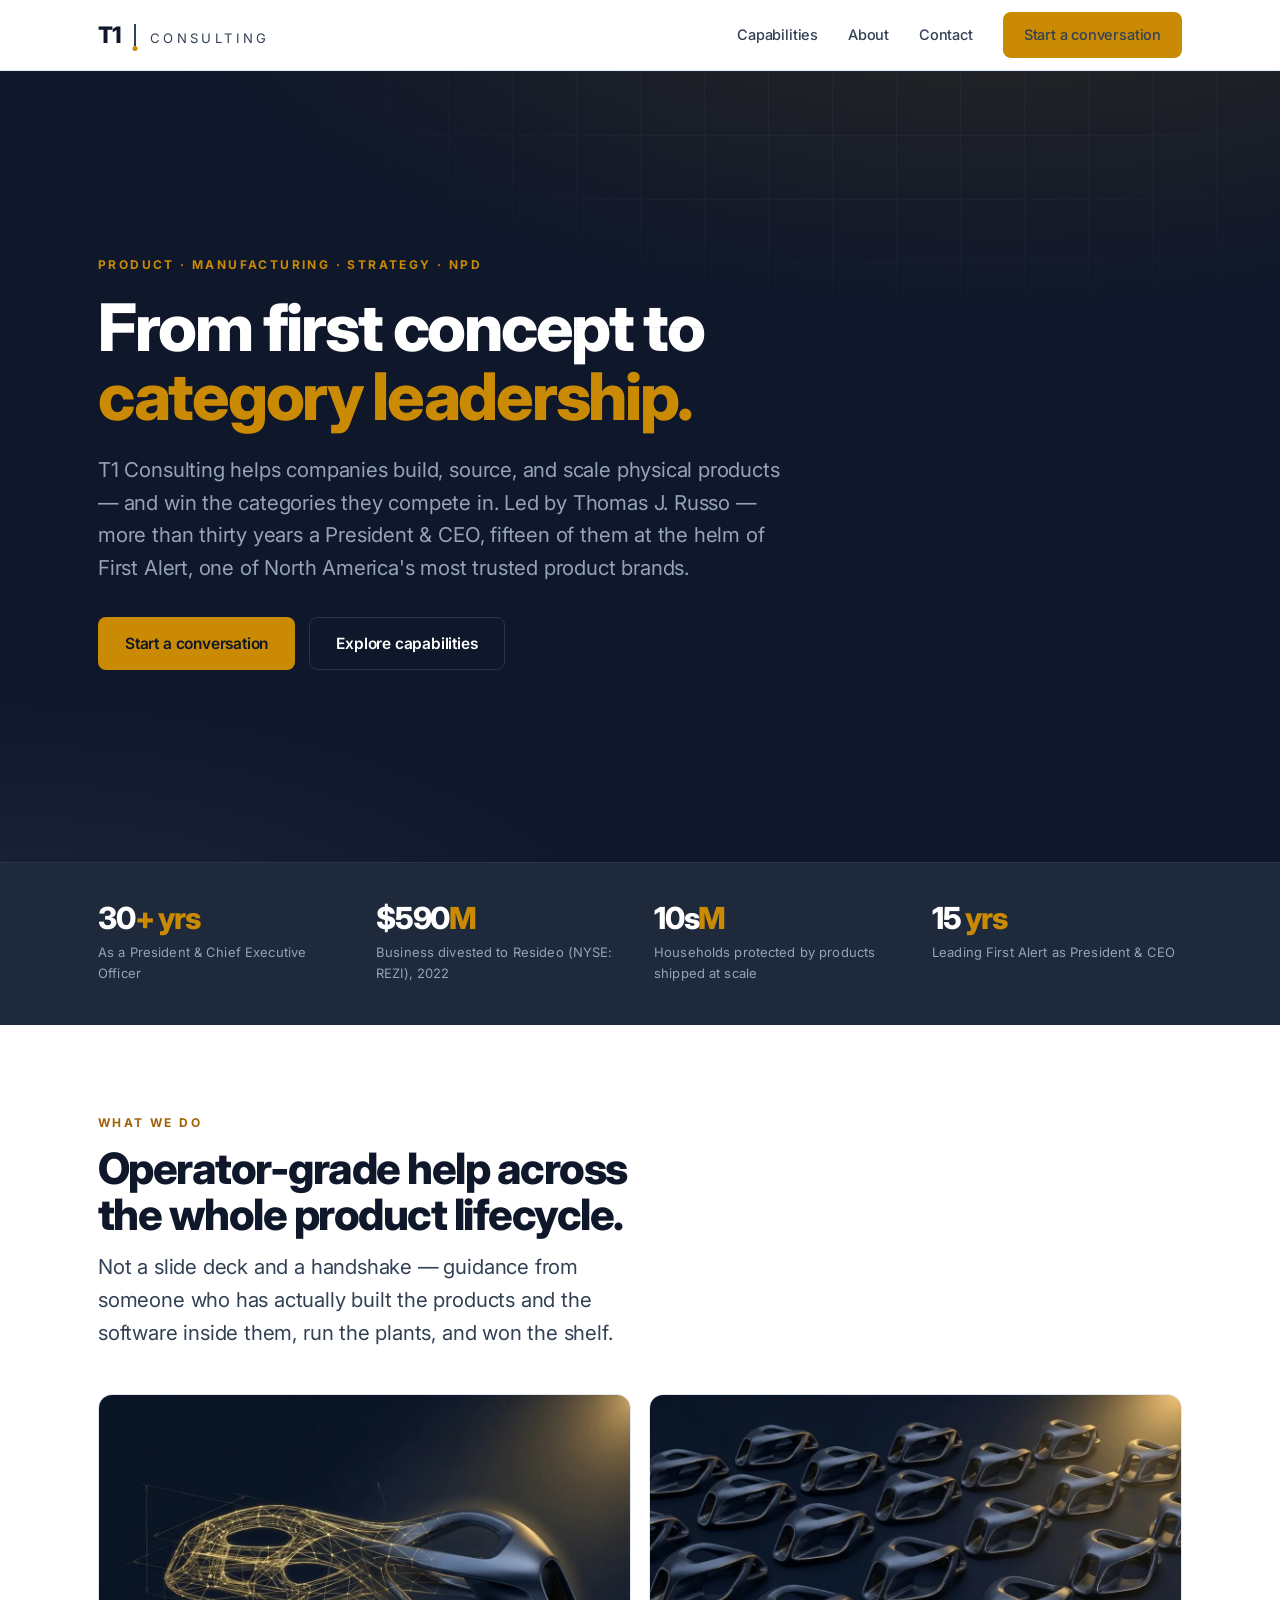
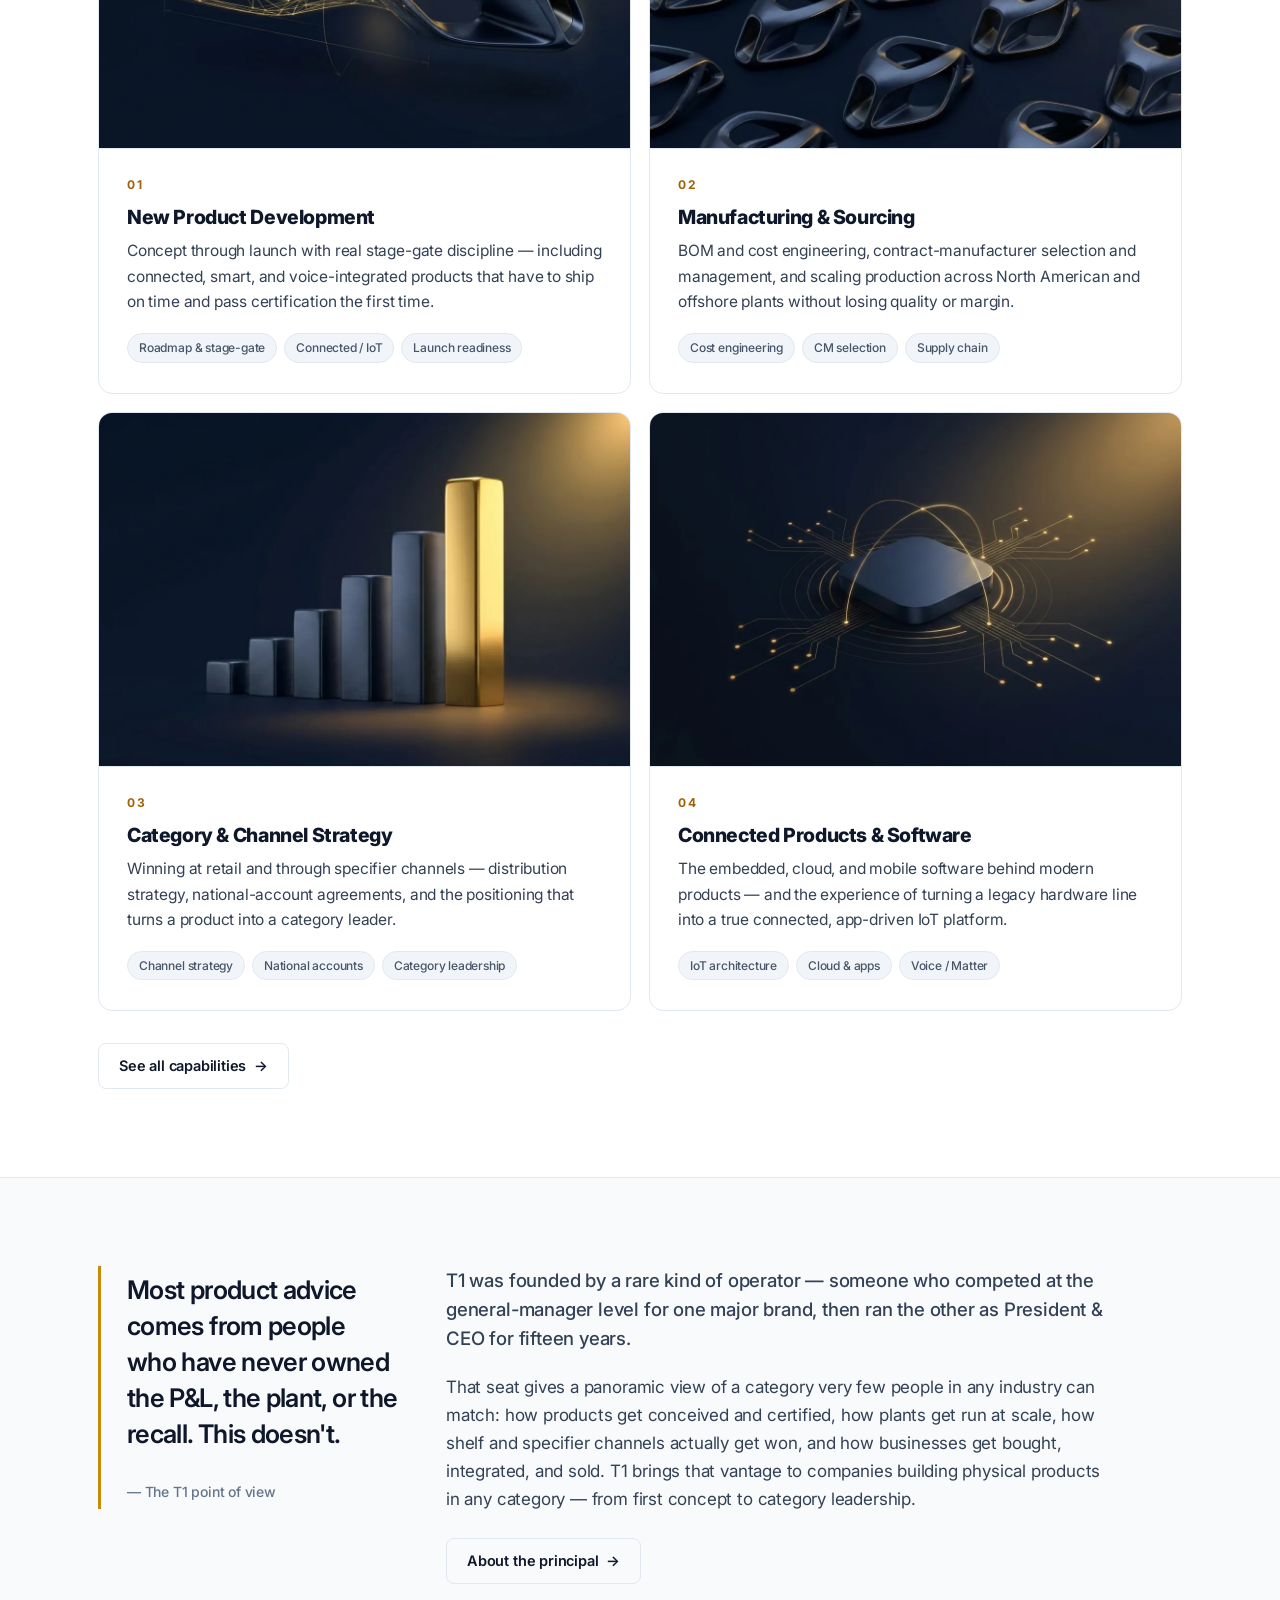
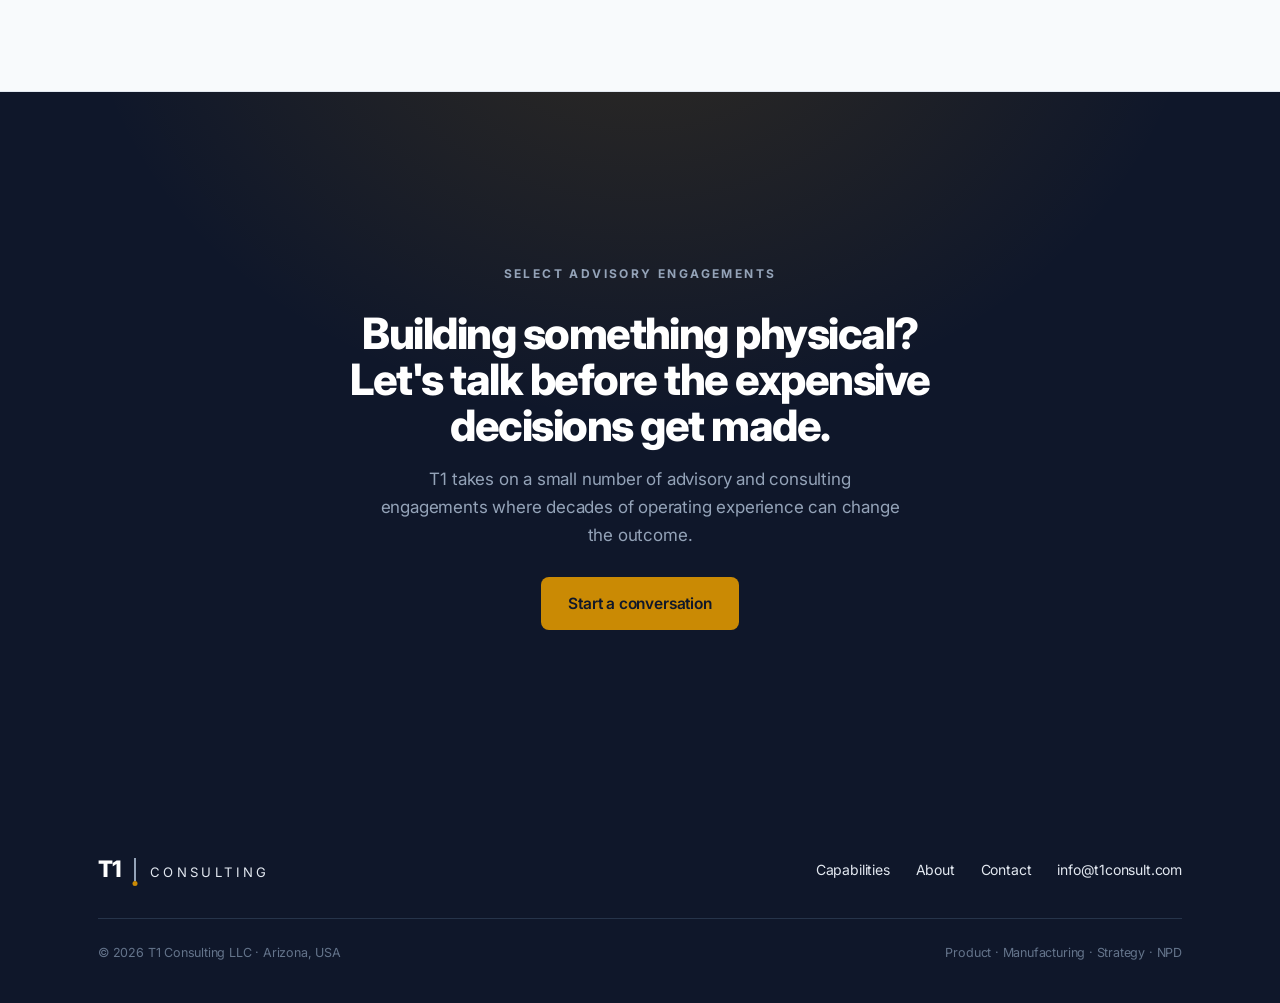
<file: index.html>
<!doctype html>
<html lang="en">
<head>
<meta charset="utf-8">
<meta name="viewport" content="width=device-width, initial-scale=1">
<title>T1 Consulting — Product, Manufacturing &amp; NPD Strategy</title>
<meta name="description" content="T1 Consulting helps companies build, source, and scale physical products — new product development, manufacturing, category strategy, and M&amp;A advisory, led by a former product-brand CEO.">
<meta name="robots" content="index,follow">
<link rel="canonical" href="https://t1consult.com/">
<meta property="og:type" content="website">
<meta property="og:title" content="T1 Consulting — Product, Manufacturing &amp; NPD Strategy">
<meta property="og:description" content="From first concept to category leadership. Product development, manufacturing, strategy, and M&amp;A advisory for companies building physical products.">
<meta property="og:url" content="https://t1consult.com/">
<link rel="preconnect" href="https://fonts.googleapis.com">
<link rel="preconnect" href="https://fonts.gstatic.com" crossorigin>
<link href="https://fonts.googleapis.com/css2?family=Inter:wght@300;400;500;600;700;800&display=swap" rel="stylesheet">
<meta property="og:site_name" content="T1 Consulting">
<meta property="og:image" content="https://t1consult.com/assets/og-image.png">
<meta property="og:image:width" content="1200">
<meta property="og:image:height" content="630">
<meta property="og:image:alt" content="T1 Consulting — from first concept to category leadership">
<meta name="twitter:card" content="summary_large_image">
<meta name="twitter:image" content="https://t1consult.com/assets/og-image.png">
<link rel="icon" href="/favicon.ico" sizes="32x32">
<link rel="icon" href="/favicon.svg" type="image/svg+xml">
<link rel="apple-touch-icon" href="/apple-touch-icon.png">
<link rel="manifest" href="/site.webmanifest">
<meta name="theme-color" content="#0F172A">
<link rel="stylesheet" href="/assets/styles.css">
<script type="application/ld+json">
{
  "@context": "https://schema.org",
  "@type": ["Organization", "ProfessionalService"],
  "name": "T1 Consulting",
  "legalName": "T1 Consulting LLC",
  "url": "https://t1consult.com",
  "logo": "https://t1consult.com/assets/icons/icon-512.png",
  "image": "https://t1consult.com/assets/og-image.png",
  "description": "Product development, manufacturing, strategy, and M&A advisory for companies building physical products and the software inside them — led by Thomas J. Russo, former President & CEO of First Alert.",
  "email": "info@t1consult.com",
  "founder": { "@type": "Person", "name": "Thomas J. Russo", "jobTitle": "Principal", "description": "Former President & CEO of First Alert" },
  "areaServed": "US",
  "address": { "@type": "PostalAddress", "addressRegion": "AZ", "addressCountry": "US" },
  "knowsAbout": ["New Product Development", "Manufacturing & Sourcing", "Connected Products", "Internet of Things", "Category & Channel Strategy", "Regulatory & Standards Strategy", "Mergers & Acquisitions"]
}
</script>
</head>
<body>

<header class="site">
  <div class="wrap nav">
    <a class="brand" href="/" aria-label="T1 Consulting home">
      <span class="mark">T1</span><span class="div"></span><span class="word">Consulting</span>
    </a>
    <nav class="links">
      <a href="/services/">Capabilities</a>
      <a href="/about/">About</a>
      <a href="/contact/">Contact</a>
      <a class="btn btn--gold" href="/contact/">Start a conversation</a>
    </nav>
  </div>
</header>

<section class="hero">
  <div class="wrap">
    <p class="eyebrow eyebrow--light">Product · Manufacturing · Strategy · NPD</p>
    <h1 style="margin-top:18px">From first concept to <span class="accent">category leadership.</span></h1>
    <p class="lede">T1 Consulting helps companies build, source, and scale physical products — and win the categories they compete in. Led by Thomas J. Russo — more than thirty years a President &amp; CEO, fifteen of them at the helm of First Alert, one of North America's most trusted product brands.</p>
    <div class="cta-row">
      <a class="btn btn--gold btn--lg" href="/contact/">Start a conversation</a>
      <a class="btn btn--ghost-light btn--lg" href="/services/">Explore capabilities</a>
    </div>
  </div>
</section>

<div class="stats">
  <div class="wrap">
    <div class="grid">
      <div class="stat"><div class="fig">30<span class="unit">+ yrs</span></div><div class="cap">As a President &amp; Chief Executive Officer</div></div>
      <div class="stat"><div class="fig">$590<span class="unit">M</span></div><div class="cap">Business divested to Resideo (NYSE: REZI), 2022</div></div>
      <div class="stat"><div class="fig">10s<span class="unit">M</span></div><div class="cap">Households protected by products shipped at scale</div></div>
      <div class="stat"><div class="fig">15<span class="unit"> yrs</span></div><div class="cap">Leading First Alert as President &amp; CEO</div></div>
    </div>
  </div>
</div>

<section>
  <div class="wrap">
    <div class="section-head">
      <p class="eyebrow">What we do</p>
      <h2 style="margin-top:12px">Operator-grade help across the whole product lifecycle.</h2>
      <p class="lede">Not a slide deck and a handshake — guidance from someone who has actually built the products and the software inside them, run the plants, and won the shelf.</p>
    </div>
    <div class="cards">
      <article class="card">
        <div class="thumb"><img src="/assets/img/01-develop.webp" width="1100" height="733" loading="lazy" decoding="async" alt="A glowing gold wireframe blueprint resolving into a solid finished product form"></div>
        <div class="card-body">
          <div class="num">01</div>
          <h3>New Product Development</h3>
          <p>Concept through launch with real stage-gate discipline — including connected, smart, and voice-integrated products that have to ship on time and pass certification the first time.</p>
          <div class="tags"><span class="tag">Roadmap &amp; stage-gate</span><span class="tag">Connected / IoT</span><span class="tag">Launch readiness</span></div>
        </div>
      </article>
      <article class="card">
        <div class="thumb"><img src="/assets/img/02-make.webp" width="1100" height="733" loading="lazy" decoding="async" alt="An orderly array of precision-machined components, gold edge-lit, receding into darkness"></div>
        <div class="card-body">
          <div class="num">02</div>
          <h3>Manufacturing &amp; Sourcing</h3>
          <p>BOM and cost engineering, contract-manufacturer selection and management, and scaling production across North American and offshore plants without losing quality or margin.</p>
          <div class="tags"><span class="tag">Cost engineering</span><span class="tag">CM selection</span><span class="tag">Supply chain</span></div>
        </div>
      </article>
      <article class="card">
        <div class="thumb"><img src="/assets/img/03-win.webp" width="1100" height="733" loading="lazy" decoding="async" alt="A row of ascending forms with the tallest cast in gold, rising above the rest"></div>
        <div class="card-body">
          <div class="num">03</div>
          <h3>Category &amp; Channel Strategy</h3>
          <p>Winning at retail and through specifier channels — distribution strategy, national-account agreements, and the positioning that turns a product into a category leader.</p>
          <div class="tags"><span class="tag">Channel strategy</span><span class="tag">National accounts</span><span class="tag">Category leadership</span></div>
        </div>
      </article>
      <article class="card">
        <div class="thumb"><img src="/assets/img/06-connect.webp" width="1100" height="733" loading="lazy" decoding="async" alt="A connected device emitting gold signal arcs and a radiating network of nodes"></div>
        <div class="card-body">
          <div class="num">04</div>
          <h3>Connected Products &amp; Software</h3>
          <p>The embedded, cloud, and mobile software behind modern products — and the experience of turning a legacy hardware line into a true connected, app-driven IoT platform.</p>
          <div class="tags"><span class="tag">IoT architecture</span><span class="tag">Cloud &amp; apps</span><span class="tag">Voice / Matter</span></div>
        </div>
      </article>
    </div>
    <div style="margin-top:32px">
      <a class="btn btn--ghost" href="/services/">See all capabilities &nbsp;→</a>
    </div>
  </div>
</section>

<section class="alt">
  <div class="wrap">
    <div class="portrait-band">
      <div>
        <blockquote class="pullquote">
          <p>Most product advice comes from people who have never owned the P&amp;L, the plant, or the recall. This doesn't.</p>
          <cite>— The T1 point of view</cite>
        </blockquote>
      </div>
      <div class="prose" style="max-width:60ch">
        <p class="lead-para">T1 was founded by a rare kind of operator — someone who competed at the general-manager level for one major brand, then ran the other as President &amp; CEO for fifteen years.</p>
        <p>That seat gives a panoramic view of a category very few people in any industry can match: how products get conceived and certified, how plants get run at scale, how shelf and specifier channels actually get won, and how businesses get bought, integrated, and sold. T1 brings that vantage to companies building physical products in any category — from first concept to category leadership.</p>
        <p><a class="btn btn--ghost" href="/about/" style="margin-top:6px">About the principal &nbsp;→</a></p>
      </div>
    </div>
  </div>
</section>

<section class="cta">
  <div class="wrap">
    <p class="eyebrow eyebrow--light">Select advisory engagements</p>
    <h2 style="margin-top:14px">Building something physical? Let's talk before the expensive decisions get made.</h2>
    <p>T1 takes on a small number of advisory and consulting engagements where decades of operating experience can change the outcome.</p>
    <a class="btn btn--gold btn--lg" href="/contact/">Start a conversation</a>
  </div>
</section>

<footer class="site">
  <div class="wrap">
    <div class="row">
      <a class="brand brand--light" href="/" aria-label="T1 Consulting home">
        <span class="mark">T1</span><span class="div"></span><span class="word">Consulting</span>
      </a>
      <nav class="links">
        <a href="/services/">Capabilities</a>
        <a href="/about/">About</a>
        <a href="/contact/">Contact</a>
        <a href="mailto:info@t1consult.com">info@t1consult.com</a>
      </nav>
    </div>
    <div class="fine">
      <span>© 2026 T1 Consulting LLC · Arizona, USA</span>
      <span>Product · Manufacturing · Strategy · NPD</span>
    </div>
  </div>
</footer>

</body>
</html>
</file>
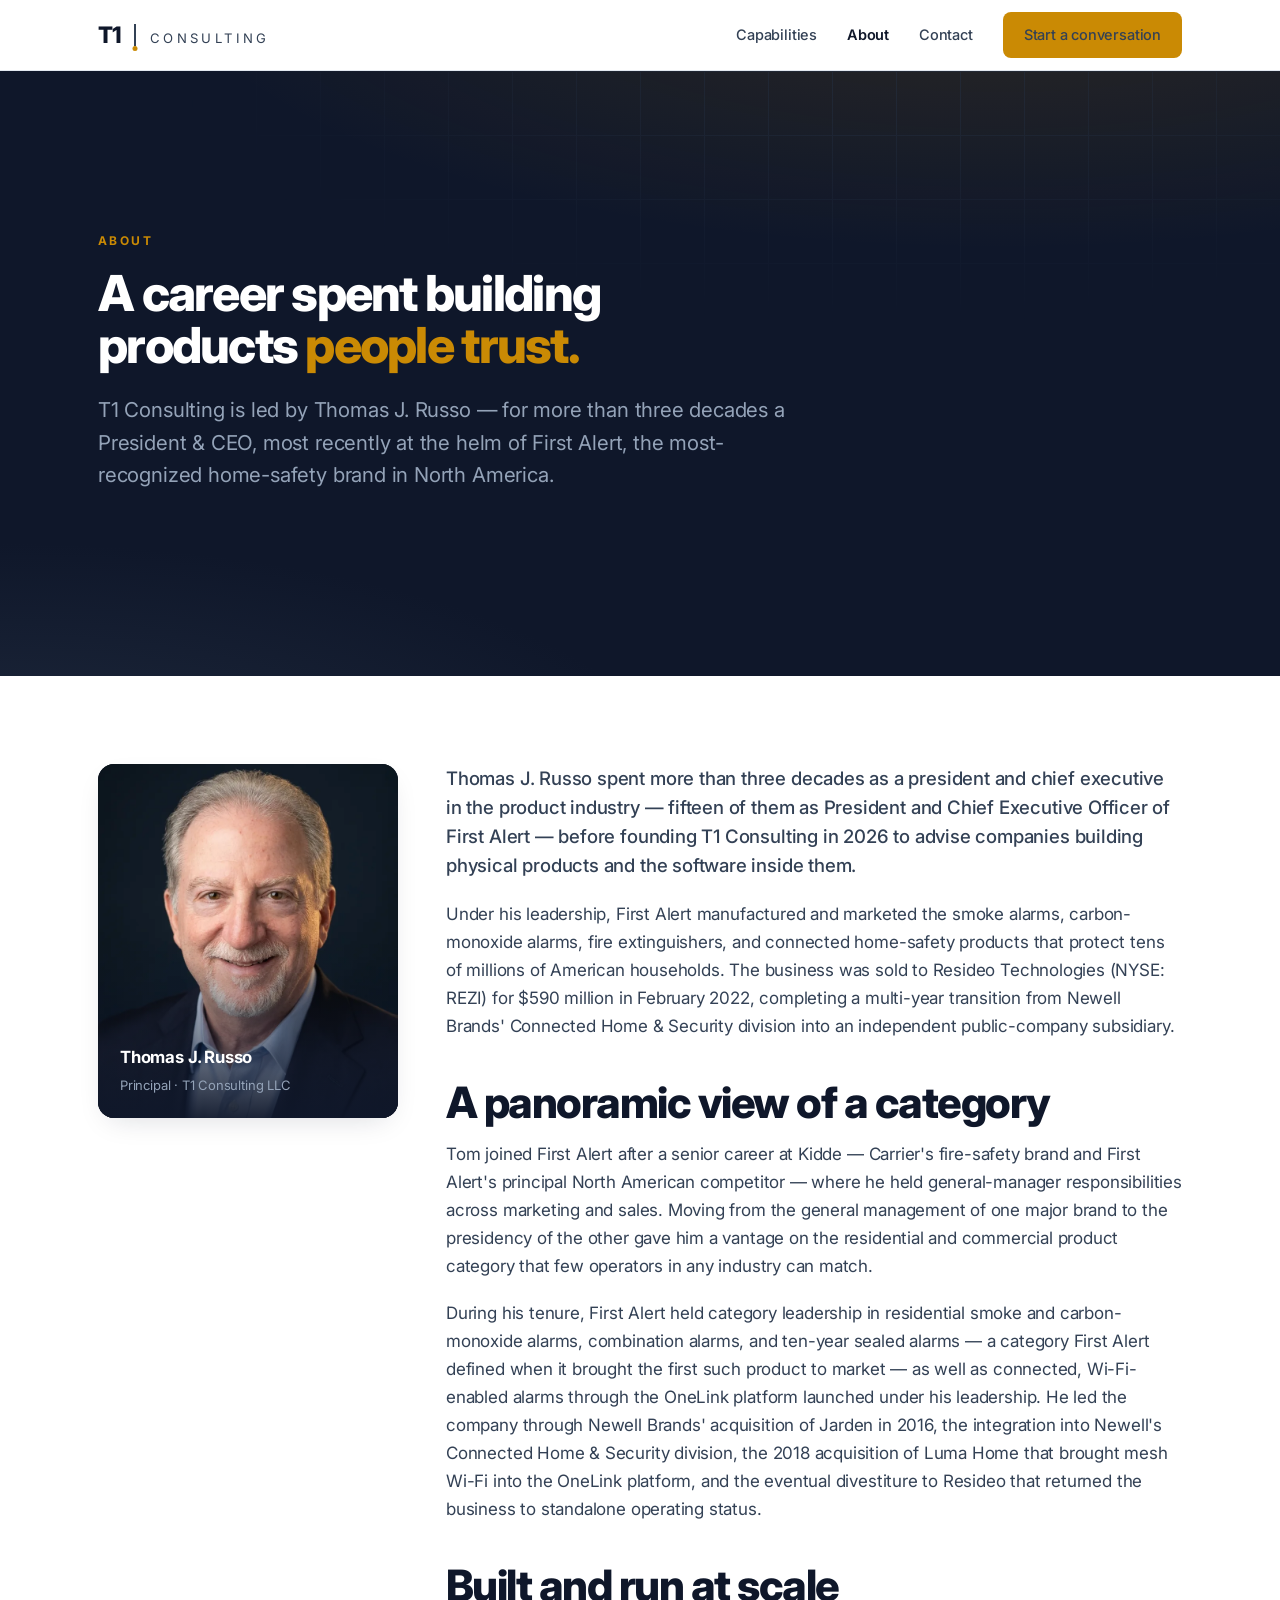
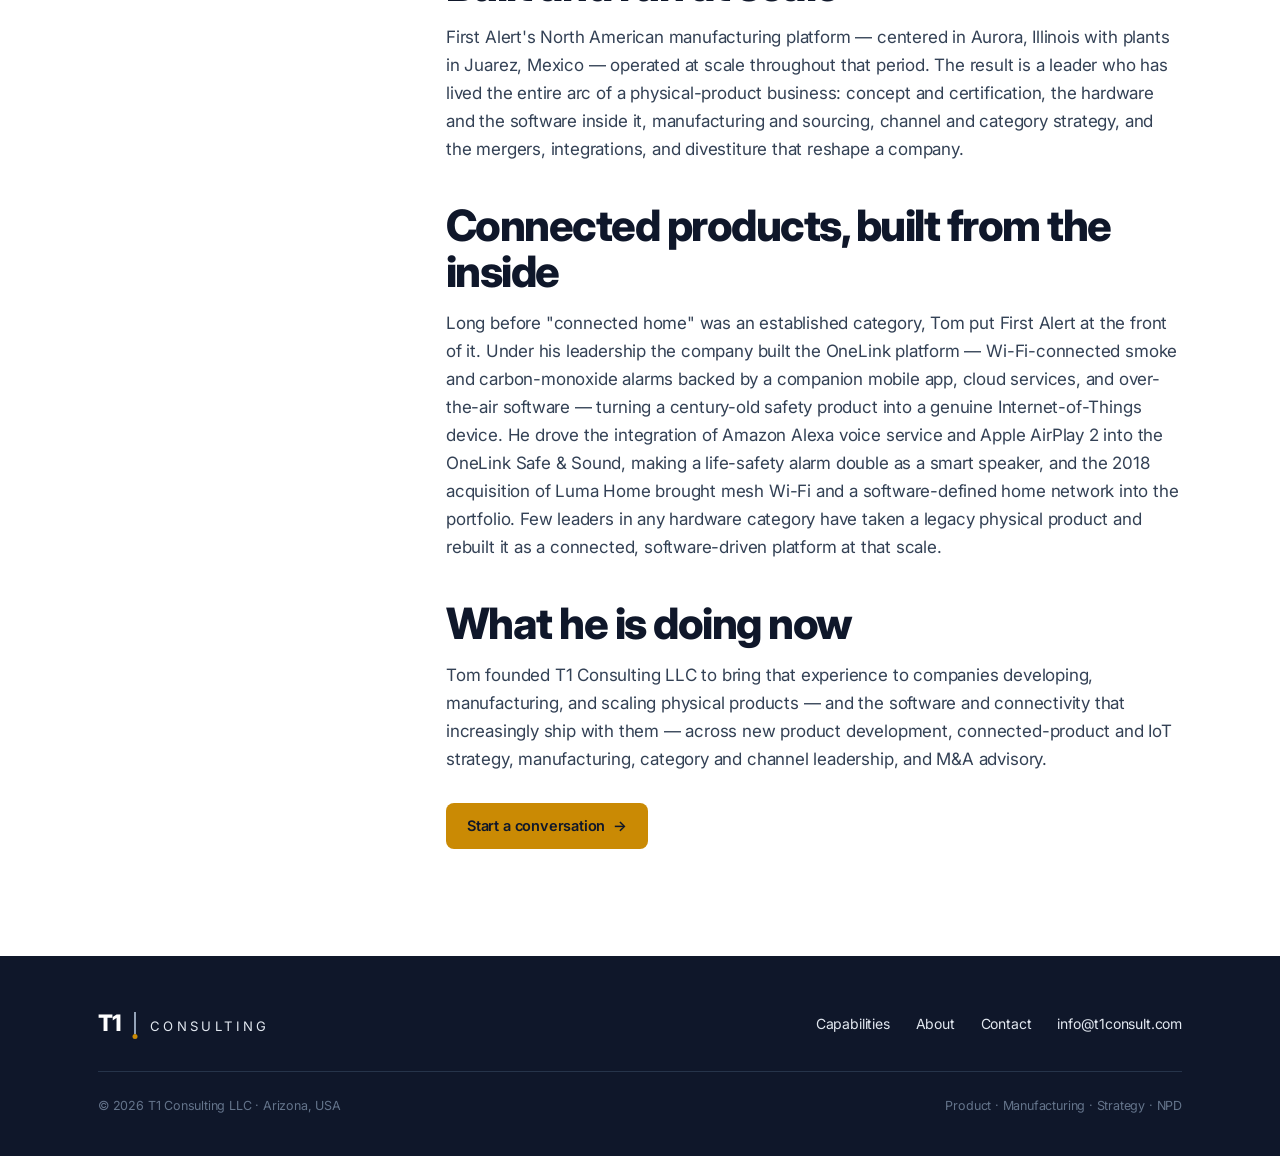
<file: about/index.html>
<!doctype html>
<html lang="en">
<head>
<meta charset="utf-8">
<meta name="viewport" content="width=device-width, initial-scale=1">
<title>About — T1 Consulting</title>
<meta name="description" content="T1 Consulting is led by Thomas J. Russo, former President &amp; CEO of First Alert — more than three decades as a chief executive, fifteen of them leading one of North America's most trusted product brands.">
<meta name="robots" content="index,follow">
<link rel="canonical" href="https://t1consult.com/about/">
<meta property="og:type" content="profile">
<meta property="og:title" content="About — T1 Consulting">
<meta property="og:description" content="Led by a former product-brand President &amp; CEO with a panoramic view of product, manufacturing, and category strategy.">
<meta property="og:url" content="https://t1consult.com/about/">
<link rel="preconnect" href="https://fonts.googleapis.com">
<link rel="preconnect" href="https://fonts.gstatic.com" crossorigin>
<link href="https://fonts.googleapis.com/css2?family=Inter:wght@300;400;500;600;700;800&display=swap" rel="stylesheet">
<meta property="og:site_name" content="T1 Consulting">
<meta property="og:image" content="https://t1consult.com/assets/og-image.png">
<meta property="og:image:width" content="1200">
<meta property="og:image:height" content="630">
<meta property="og:image:alt" content="T1 Consulting — from first concept to category leadership">
<meta name="twitter:card" content="summary_large_image">
<meta name="twitter:image" content="https://t1consult.com/assets/og-image.png">
<link rel="icon" href="/favicon.ico" sizes="32x32">
<link rel="icon" href="/favicon.svg" type="image/svg+xml">
<link rel="apple-touch-icon" href="/apple-touch-icon.png">
<link rel="manifest" href="/site.webmanifest">
<meta name="theme-color" content="#0F172A">
<link rel="stylesheet" href="/assets/styles.css">
</head>
<body>

<header class="site">
  <div class="wrap nav">
    <a class="brand" href="/" aria-label="T1 Consulting home">
      <span class="mark">T1</span><span class="div"></span><span class="word">Consulting</span>
    </a>
    <nav class="links">
      <a href="/services/">Capabilities</a>
      <a href="/about/" class="active">About</a>
      <a href="/contact/">Contact</a>
      <a class="btn btn--gold" href="/contact/">Start a conversation</a>
    </nav>
  </div>
</header>

<section class="hero hero--sub">
  <div class="wrap">
    <p class="eyebrow eyebrow--light">About</p>
    <h1 style="margin-top:16px">A career spent building products <span class="accent">people trust.</span></h1>
    <p class="lede">T1 Consulting is led by Thomas J. Russo — for more than three decades a President &amp; CEO, most recently at the helm of First Alert, the most-recognized home-safety brand in North America.</p>
  </div>
</section>

<section>
  <div class="wrap">
    <div class="portrait-band">
      <div class="portrait">
        <img src="/assets/img/principal-headshot.webp" width="760" height="944" loading="lazy" decoding="async" alt="Thomas J. Russo, Principal of T1 Consulting and former President &amp; CEO of First Alert">
        <div class="who">
          <div class="n">Thomas J. Russo</div>
          <div class="r">Principal · T1 Consulting LLC</div>
        </div>
      </div>
      <div class="prose">
        <p class="lead-para">Thomas J. Russo spent more than three decades as a president and chief executive in the product industry — fifteen of them as President and Chief Executive Officer of First Alert — before founding T1 Consulting in 2026 to advise companies building physical products and the software inside them.</p>
        <p>Under his leadership, First Alert manufactured and marketed the smoke alarms, carbon-monoxide alarms, fire extinguishers, and connected home-safety products that protect tens of millions of American households. The business was sold to Resideo Technologies (NYSE: REZI) for $590&nbsp;million in February 2022, completing a multi-year transition from Newell Brands' Connected Home &amp; Security division into an independent public-company subsidiary.</p>

        <h2>A panoramic view of a category</h2>
        <p>Tom joined First Alert after a senior career at Kidde — Carrier's fire-safety brand and First Alert's principal North American competitor — where he held general-manager responsibilities across marketing and sales. Moving from the general management of one major brand to the presidency of the other gave him a vantage on the residential and commercial product category that few operators in any industry can match.</p>
        <p>During his tenure, First Alert held category leadership in residential smoke and carbon-monoxide alarms, combination alarms, and ten-year sealed alarms — a category First Alert defined when it brought the first such product to market — as well as connected, Wi-Fi-enabled alarms through the OneLink platform launched under his leadership. He led the company through Newell Brands' acquisition of Jarden in 2016, the integration into Newell's Connected Home &amp; Security division, the 2018 acquisition of Luma Home that brought mesh Wi-Fi into the OneLink platform, and the eventual divestiture to Resideo that returned the business to standalone operating status.</p>

        <h2>Built and run at scale</h2>
        <p>First Alert's North American manufacturing platform — centered in Aurora, Illinois with plants in Juarez, Mexico — operated at scale throughout that period. The result is a leader who has lived the entire arc of a physical-product business: concept and certification, the hardware and the software inside it, manufacturing and sourcing, channel and category strategy, and the mergers, integrations, and divestiture that reshape a company.</p>

        <h2>Connected products, built from the inside</h2>
        <p>Long before "connected home" was an established category, Tom put First Alert at the front of it. Under his leadership the company built the OneLink platform — Wi-Fi-connected smoke and carbon-monoxide alarms backed by a companion mobile app, cloud services, and over-the-air software — turning a century-old safety product into a genuine Internet-of-Things device. He drove the integration of Amazon Alexa voice service and Apple AirPlay 2 into the OneLink Safe &amp; Sound, making a life-safety alarm double as a smart speaker, and the 2018 acquisition of Luma Home brought mesh Wi-Fi and a software-defined home network into the portfolio. Few leaders in any hardware category have taken a legacy physical product and rebuilt it as a connected, software-driven platform at that scale.</p>

        <h2>What he is doing now</h2>
        <p>Tom founded T1 Consulting LLC to bring that experience to companies developing, manufacturing, and scaling physical products — and the software and connectivity that increasingly ship with them — across new product development, connected-product and IoT strategy, manufacturing, category and channel leadership, and M&amp;A advisory.</p>

        <p style="margin-top:30px"><a class="btn btn--gold" href="/contact/">Start a conversation &nbsp;→</a></p>
      </div>
    </div>
  </div>
</section>

<footer class="site">
  <div class="wrap">
    <div class="row">
      <a class="brand brand--light" href="/" aria-label="T1 Consulting home">
        <span class="mark">T1</span><span class="div"></span><span class="word">Consulting</span>
      </a>
      <nav class="links">
        <a href="/services/">Capabilities</a>
        <a href="/about/">About</a>
        <a href="/contact/">Contact</a>
        <a href="mailto:info@t1consult.com">info@t1consult.com</a>
      </nav>
    </div>
    <div class="fine">
      <span>© 2026 T1 Consulting LLC · Arizona, USA</span>
      <span>Product · Manufacturing · Strategy · NPD</span>
    </div>
  </div>
</footer>

</body>
</html>
</file>
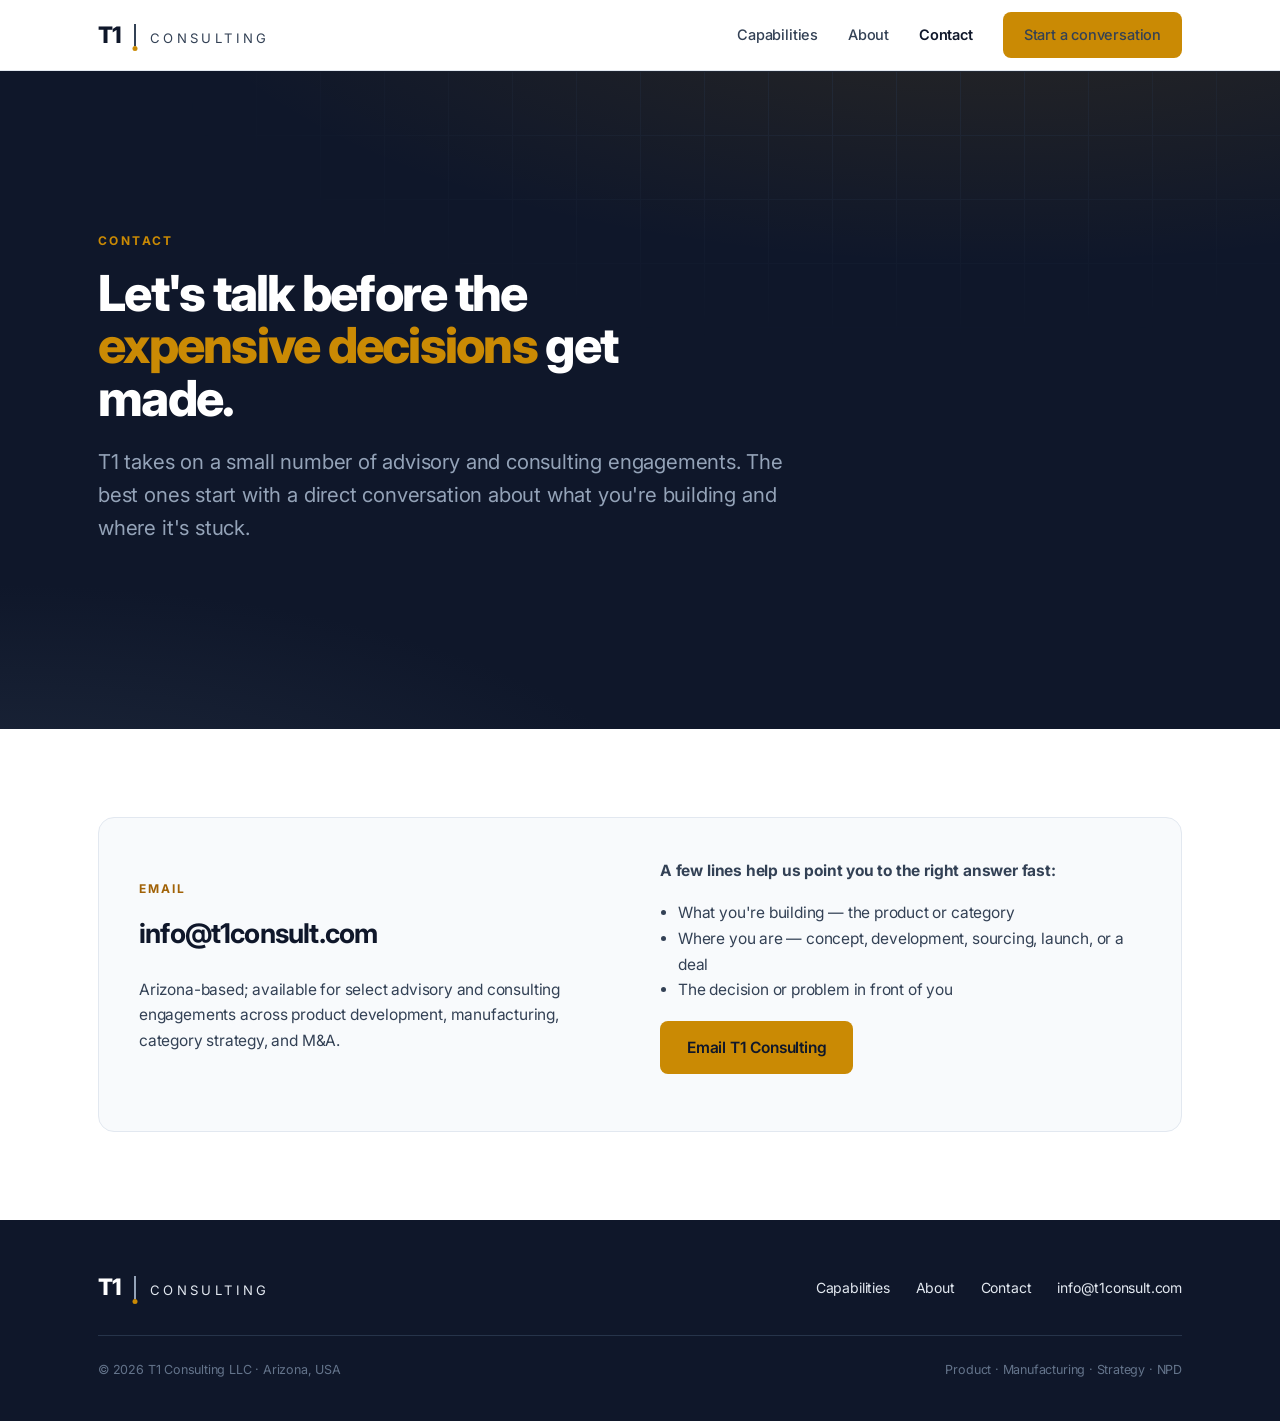
<file: contact/index.html>
<!doctype html>
<html lang="en">
<head>
<meta charset="utf-8">
<meta name="viewport" content="width=device-width, initial-scale=1">
<title>Contact — T1 Consulting</title>
<meta name="description" content="Contact T1 Consulting about an advisory or consulting engagement in product development, manufacturing, strategy, or M&amp;A.">
<meta name="robots" content="index,follow">
<link rel="canonical" href="https://t1consult.com/contact/">
<meta property="og:type" content="website">
<meta property="og:title" content="Contact — T1 Consulting">
<meta property="og:description" content="Start a conversation about an advisory or consulting engagement.">
<meta property="og:url" content="https://t1consult.com/contact/">
<link rel="preconnect" href="https://fonts.googleapis.com">
<link rel="preconnect" href="https://fonts.gstatic.com" crossorigin>
<link href="https://fonts.googleapis.com/css2?family=Inter:wght@300;400;500;600;700;800&display=swap" rel="stylesheet">
<meta property="og:site_name" content="T1 Consulting">
<meta property="og:image" content="https://t1consult.com/assets/og-image.png">
<meta property="og:image:width" content="1200">
<meta property="og:image:height" content="630">
<meta property="og:image:alt" content="T1 Consulting — from first concept to category leadership">
<meta name="twitter:card" content="summary_large_image">
<meta name="twitter:image" content="https://t1consult.com/assets/og-image.png">
<link rel="icon" href="/favicon.ico" sizes="32x32">
<link rel="icon" href="/favicon.svg" type="image/svg+xml">
<link rel="apple-touch-icon" href="/apple-touch-icon.png">
<link rel="manifest" href="/site.webmanifest">
<meta name="theme-color" content="#0F172A">
<link rel="stylesheet" href="/assets/styles.css">
</head>
<body>

<header class="site">
  <div class="wrap nav">
    <a class="brand" href="/" aria-label="T1 Consulting home">
      <span class="mark">T1</span><span class="div"></span><span class="word">Consulting</span>
    </a>
    <nav class="links">
      <a href="/services/">Capabilities</a>
      <a href="/about/">About</a>
      <a href="/contact/" class="active">Contact</a>
      <a class="btn btn--gold" href="/contact/">Start a conversation</a>
    </nav>
  </div>
</header>

<section class="hero hero--sub">
  <div class="wrap">
    <p class="eyebrow eyebrow--light">Contact</p>
    <h1 style="margin-top:16px">Let's talk before the <span class="accent">expensive decisions</span> get made.</h1>
    <p class="lede">T1 takes on a small number of advisory and consulting engagements. The best ones start with a direct conversation about what you're building and where it's stuck.</p>
  </div>
</section>

<section>
  <div class="wrap">
    <div class="contact-card">
      <div>
        <p class="label">Email</p>
        <a class="email" href="mailto:info@t1consult.com?subject=Advisory%20inquiry%20%E2%80%94%20T1%20Consulting">info@t1consult.com</a>
        <p class="contact-note" style="margin-top:20px">Arizona-based; available for select advisory and consulting engagements across product development, manufacturing, category strategy, and M&amp;A.</p>
      </div>
      <div class="contact-note">
        <p style="margin-top:0"><strong>A few lines help us point you to the right answer fast:</strong></p>
        <ul style="padding-left:18px; margin:10px 0 0">
          <li>What you're building — the product or category</li>
          <li>Where you are — concept, development, sourcing, launch, or a deal</li>
          <li>The decision or problem in front of you</li>
        </ul>
        <p style="margin-top:18px"><a class="btn btn--gold btn--lg" href="mailto:info@t1consult.com?subject=Advisory%20inquiry%20%E2%80%94%20T1%20Consulting">Email T1 Consulting</a></p>
      </div>
    </div>
  </div>
</section>

<footer class="site">
  <div class="wrap">
    <div class="row">
      <a class="brand brand--light" href="/" aria-label="T1 Consulting home">
        <span class="mark">T1</span><span class="div"></span><span class="word">Consulting</span>
      </a>
      <nav class="links">
        <a href="/services/">Capabilities</a>
        <a href="/about/">About</a>
        <a href="/contact/">Contact</a>
        <a href="mailto:info@t1consult.com">info@t1consult.com</a>
      </nav>
    </div>
    <div class="fine">
      <span>© 2026 T1 Consulting LLC · Arizona, USA</span>
      <span>Product · Manufacturing · Strategy · NPD</span>
    </div>
  </div>
</footer>

</body>
</html>
</file>
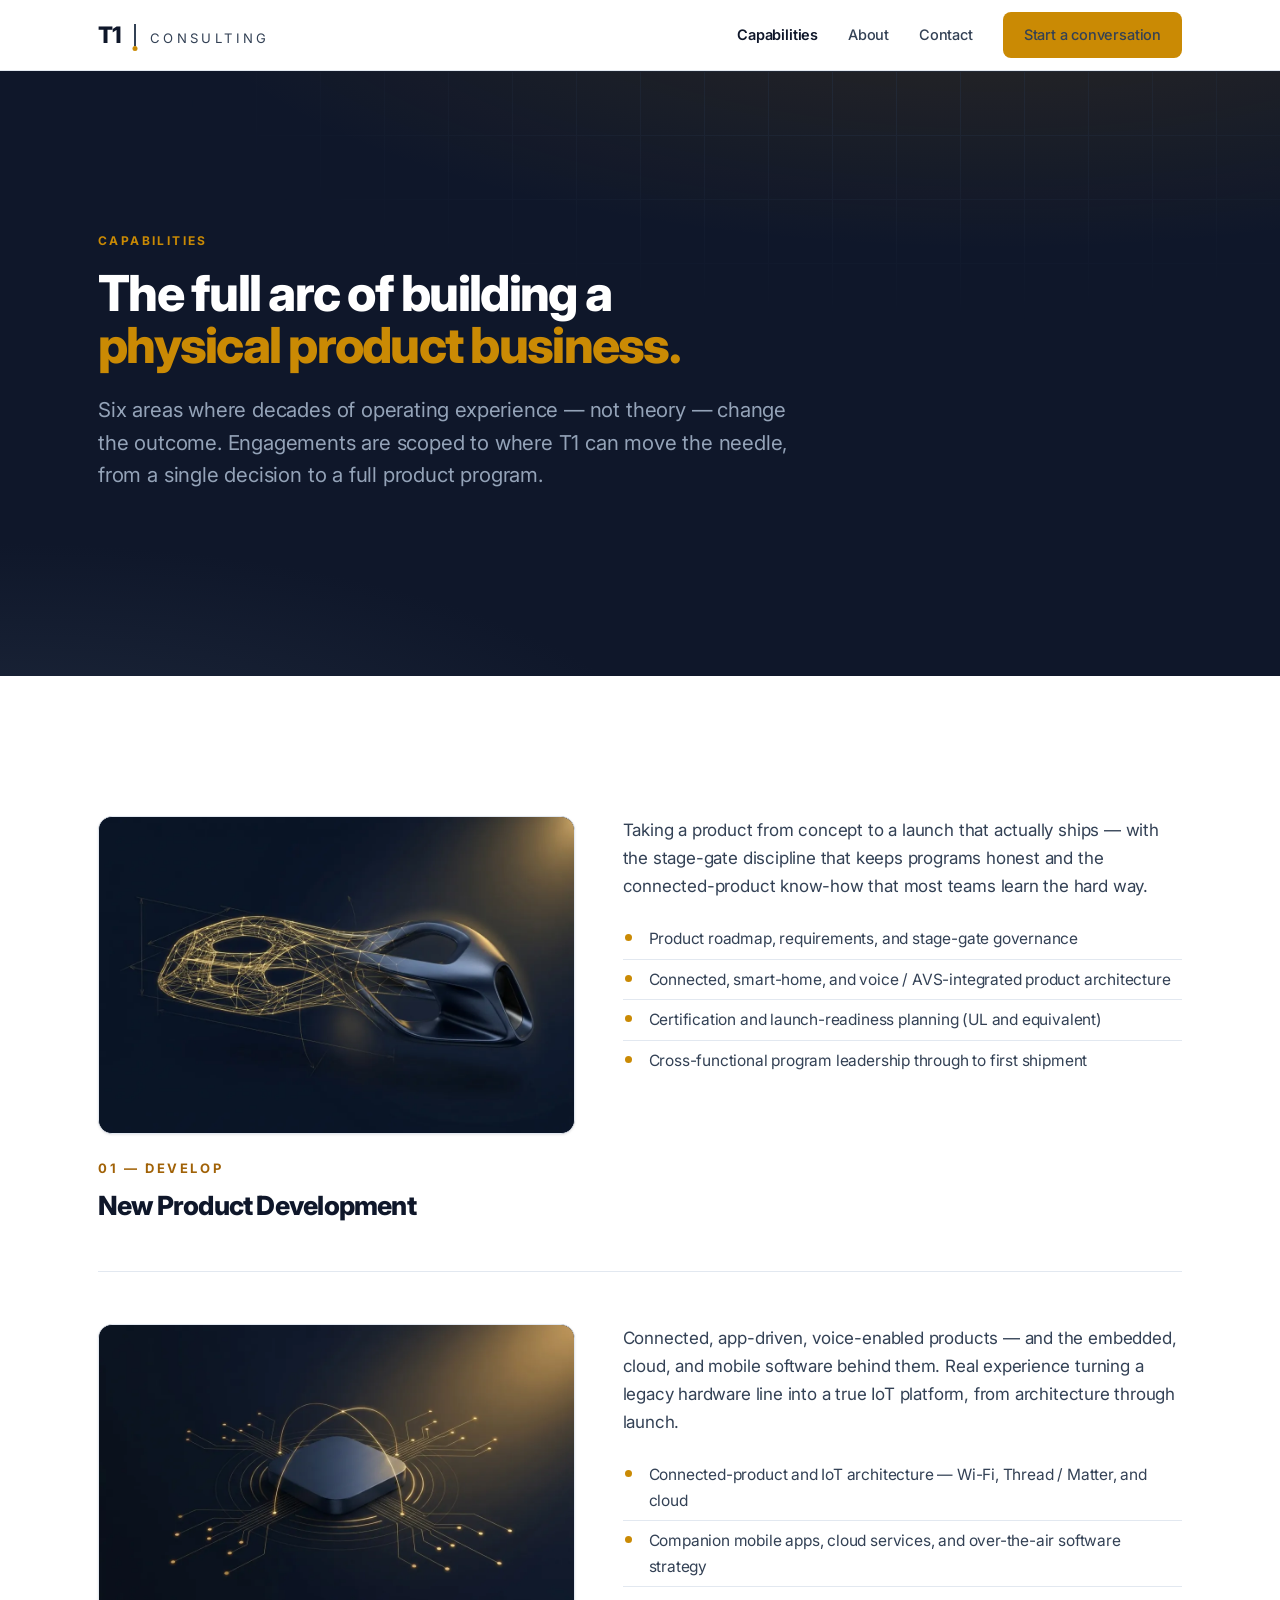
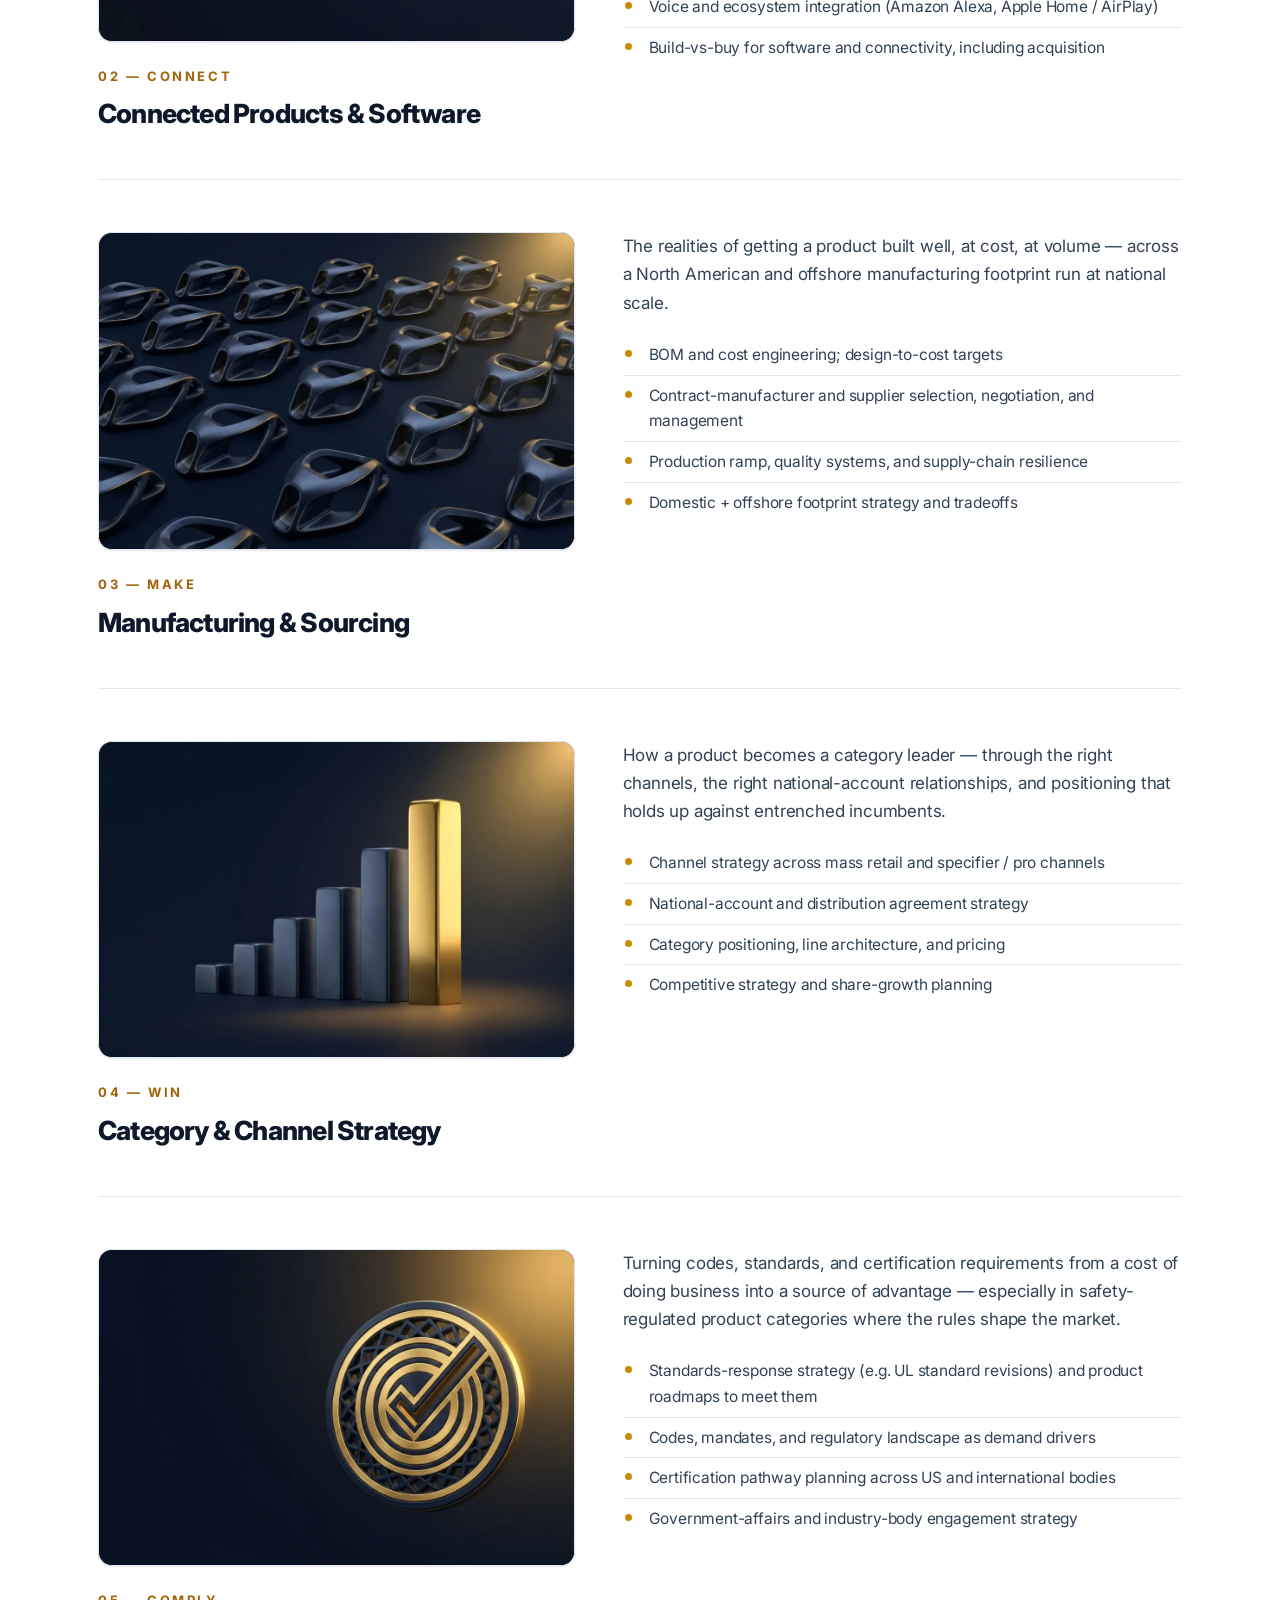
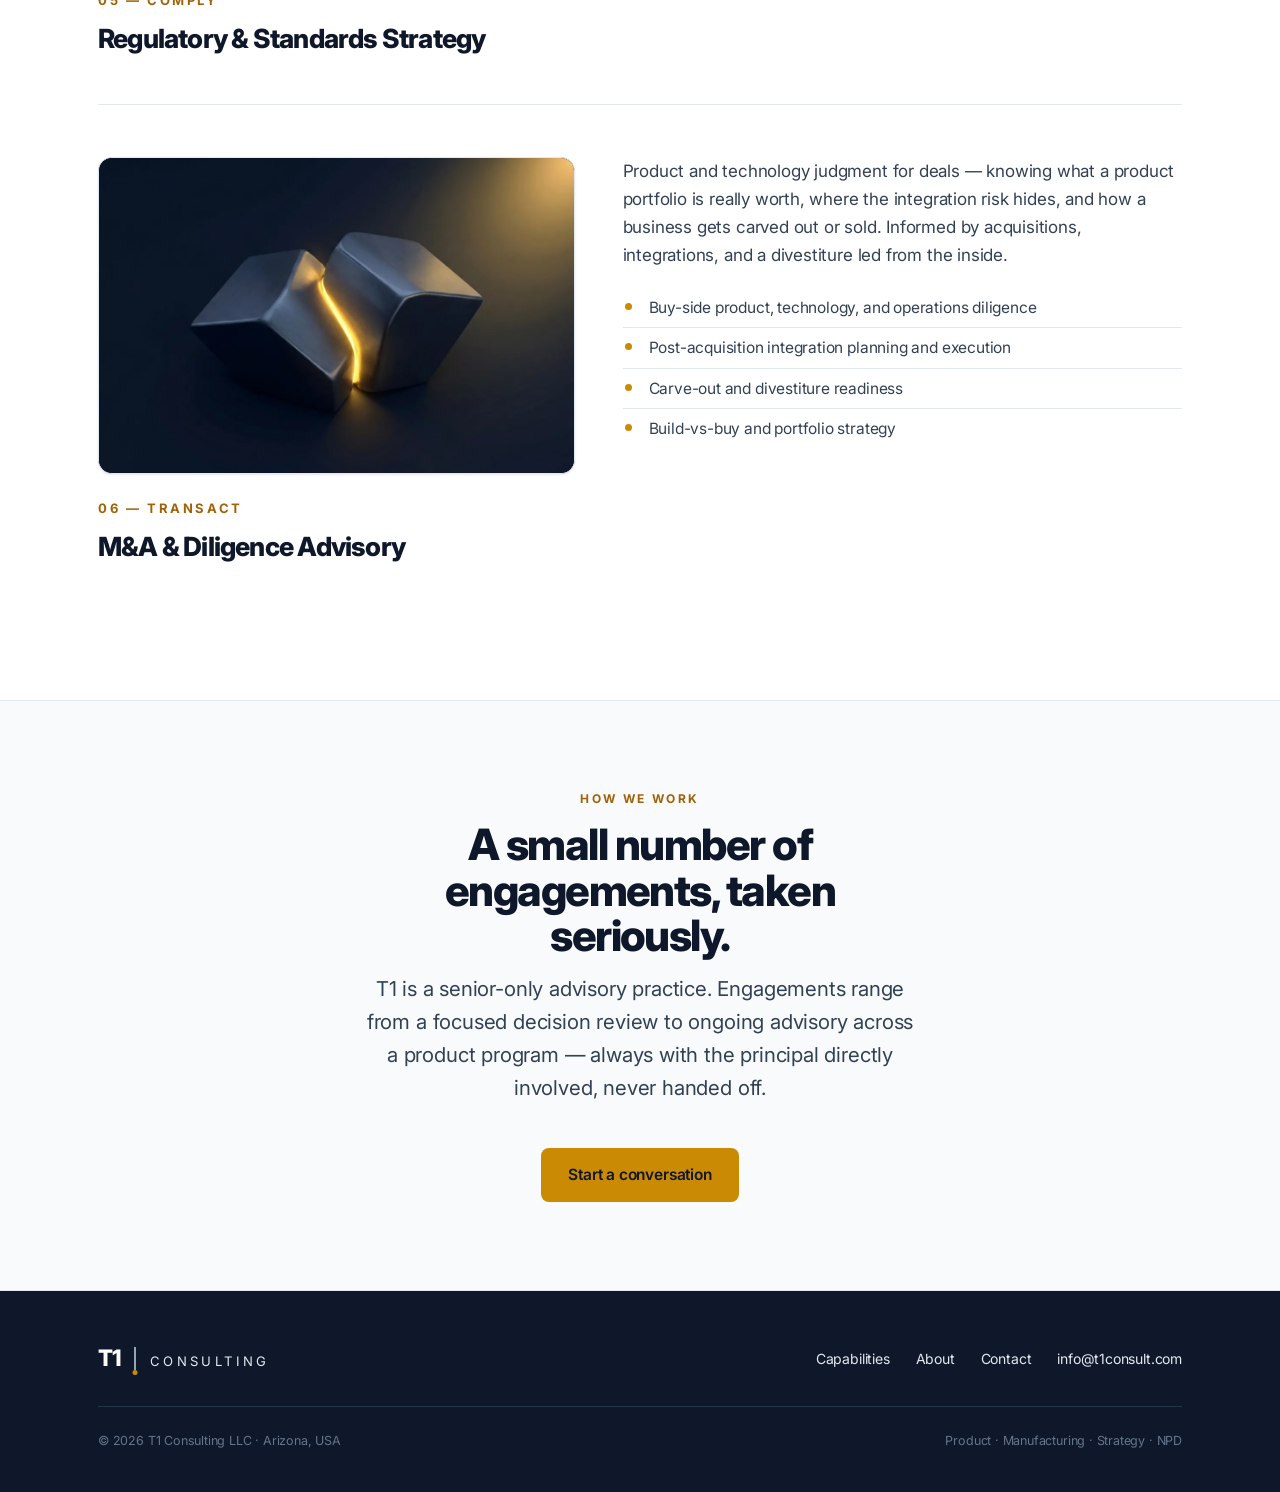
<file: services/index.html>
<!doctype html>
<html lang="en">
<head>
<meta charset="utf-8">
<meta name="viewport" content="width=device-width, initial-scale=1">
<title>Capabilities — T1 Consulting</title>
<meta name="description" content="T1 Consulting capabilities: new product development, manufacturing &amp; sourcing, category &amp; channel strategy, regulatory &amp; standards strategy, and M&amp;A diligence advisory.">
<meta name="robots" content="index,follow">
<link rel="canonical" href="https://t1consult.com/services/">
<meta property="og:type" content="website">
<meta property="og:title" content="Capabilities — T1 Consulting">
<meta property="og:description" content="Operator-grade help across the whole product lifecycle — from concept to category leadership.">
<meta property="og:url" content="https://t1consult.com/services/">
<link rel="preconnect" href="https://fonts.googleapis.com">
<link rel="preconnect" href="https://fonts.gstatic.com" crossorigin>
<link href="https://fonts.googleapis.com/css2?family=Inter:wght@300;400;500;600;700;800&display=swap" rel="stylesheet">
<meta property="og:site_name" content="T1 Consulting">
<meta property="og:image" content="https://t1consult.com/assets/og-image.png">
<meta property="og:image:width" content="1200">
<meta property="og:image:height" content="630">
<meta property="og:image:alt" content="T1 Consulting — from first concept to category leadership">
<meta name="twitter:card" content="summary_large_image">
<meta name="twitter:image" content="https://t1consult.com/assets/og-image.png">
<link rel="icon" href="/favicon.ico" sizes="32x32">
<link rel="icon" href="/favicon.svg" type="image/svg+xml">
<link rel="apple-touch-icon" href="/apple-touch-icon.png">
<link rel="manifest" href="/site.webmanifest">
<meta name="theme-color" content="#0F172A">
<link rel="stylesheet" href="/assets/styles.css">
</head>
<body>

<header class="site">
  <div class="wrap nav">
    <a class="brand" href="/" aria-label="T1 Consulting home">
      <span class="mark">T1</span><span class="div"></span><span class="word">Consulting</span>
    </a>
    <nav class="links">
      <a href="/services/" class="active">Capabilities</a>
      <a href="/about/">About</a>
      <a href="/contact/">Contact</a>
      <a class="btn btn--gold" href="/contact/">Start a conversation</a>
    </nav>
  </div>
</header>

<section class="hero hero--sub">
  <div class="wrap">
    <p class="eyebrow eyebrow--light">Capabilities</p>
    <h1 style="margin-top:16px">The full arc of building a <span class="accent">physical product business.</span></h1>
    <p class="lede">Six areas where decades of operating experience — not theory — change the outcome. Engagements are scoped to where T1 can move the needle, from a single decision to a full product program.</p>
  </div>
</section>

<section>
  <div class="wrap">

    <div class="cap-row">
      <div>
        <div class="visual"><img src="/assets/img/01-develop.webp" width="1100" height="733" loading="lazy" decoding="async" alt="A glowing gold wireframe blueprint resolving into a solid finished product form"></div>
        <div class="num-lg">01 — Develop</div>
        <h3>New Product Development</h3>
      </div>
      <div class="body">
        <p>Taking a product from concept to a launch that actually ships — with the stage-gate discipline that keeps programs honest and the connected-product know-how that most teams learn the hard way.</p>
        <ul>
          <li>Product roadmap, requirements, and stage-gate governance</li>
          <li>Connected, smart-home, and voice / AVS-integrated product architecture</li>
          <li>Certification and launch-readiness planning (UL and equivalent)</li>
          <li>Cross-functional program leadership through to first shipment</li>
        </ul>
      </div>
    </div>

    <div class="cap-row">
      <div>
        <div class="visual"><img src="/assets/img/06-connect.webp" width="1100" height="733" loading="lazy" decoding="async" alt="A connected device emitting gold signal arcs and a radiating network of nodes"></div>
        <div class="num-lg">02 — Connect</div>
        <h3>Connected Products &amp; Software</h3>
      </div>
      <div class="body">
        <p>Connected, app-driven, voice-enabled products — and the embedded, cloud, and mobile software behind them. Real experience turning a legacy hardware line into a true IoT platform, from architecture through launch.</p>
        <ul>
          <li>Connected-product and IoT architecture — Wi-Fi, Thread / Matter, and cloud</li>
          <li>Companion mobile apps, cloud services, and over-the-air software strategy</li>
          <li>Voice and ecosystem integration (Amazon Alexa, Apple Home / AirPlay)</li>
          <li>Build-vs-buy for software and connectivity, including acquisition</li>
        </ul>
      </div>
    </div>

    <div class="cap-row">
      <div>
        <div class="visual"><img src="/assets/img/02-make.webp" width="1100" height="733" loading="lazy" decoding="async" alt="An orderly array of precision-machined components, gold edge-lit, receding into darkness"></div>
        <div class="num-lg">03 — Make</div>
        <h3>Manufacturing &amp; Sourcing</h3>
      </div>
      <div class="body">
        <p>The realities of getting a product built well, at cost, at volume — across a North American and offshore manufacturing footprint run at national scale.</p>
        <ul>
          <li>BOM and cost engineering; design-to-cost targets</li>
          <li>Contract-manufacturer and supplier selection, negotiation, and management</li>
          <li>Production ramp, quality systems, and supply-chain resilience</li>
          <li>Domestic + offshore footprint strategy and tradeoffs</li>
        </ul>
      </div>
    </div>

    <div class="cap-row">
      <div>
        <div class="visual"><img src="/assets/img/03-win.webp" width="1100" height="733" loading="lazy" decoding="async" alt="A row of ascending forms with the tallest cast in gold, rising above the rest"></div>
        <div class="num-lg">04 — Win</div>
        <h3>Category &amp; Channel Strategy</h3>
      </div>
      <div class="body">
        <p>How a product becomes a category leader — through the right channels, the right national-account relationships, and positioning that holds up against entrenched incumbents.</p>
        <ul>
          <li>Channel strategy across mass retail and specifier / pro channels</li>
          <li>National-account and distribution agreement strategy</li>
          <li>Category positioning, line architecture, and pricing</li>
          <li>Competitive strategy and share-growth planning</li>
        </ul>
      </div>
    </div>

    <div class="cap-row">
      <div>
        <div class="visual"><img src="/assets/img/04-comply.webp" width="1100" height="733" loading="lazy" decoding="async" alt="An elegant gold certification medallion with a geometric lattice on matte navy"></div>
        <div class="num-lg">05 — Comply</div>
        <h3>Regulatory &amp; Standards Strategy</h3>
      </div>
      <div class="body">
        <p>Turning codes, standards, and certification requirements from a cost of doing business into a source of advantage — especially in safety-regulated product categories where the rules shape the market.</p>
        <ul>
          <li>Standards-response strategy (e.g. UL standard revisions) and product roadmaps to meet them</li>
          <li>Codes, mandates, and regulatory landscape as demand drivers</li>
          <li>Certification pathway planning across US and international bodies</li>
          <li>Government-affairs and industry-body engagement strategy</li>
        </ul>
      </div>
    </div>

    <div class="cap-row">
      <div>
        <div class="visual"><img src="/assets/img/05-transact.webp" width="1100" height="733" loading="lazy" decoding="async" alt="Two premium forms interlocking into one along a glowing molten-gold seam"></div>
        <div class="num-lg">06 — Transact</div>
        <h3>M&amp;A &amp; Diligence Advisory</h3>
      </div>
      <div class="body">
        <p>Product and technology judgment for deals — knowing what a product portfolio is really worth, where the integration risk hides, and how a business gets carved out or sold. Informed by acquisitions, integrations, and a divestiture led from the inside.</p>
        <ul>
          <li>Buy-side product, technology, and operations diligence</li>
          <li>Post-acquisition integration planning and execution</li>
          <li>Carve-out and divestiture readiness</li>
          <li>Build-vs-buy and portfolio strategy</li>
        </ul>
      </div>
    </div>

  </div>
</section>

<section class="alt">
  <div class="wrap">
    <div class="section-head center">
      <p class="eyebrow">How we work</p>
      <h2 style="margin-top:12px">A small number of engagements, taken seriously.</h2>
      <p class="lede" style="margin:0 auto">T1 is a senior-only advisory practice. Engagements range from a focused decision review to ongoing advisory across a product program — always with the principal directly involved, never handed off.</p>
    </div>
    <div style="text-align:center">
      <a class="btn btn--gold btn--lg" href="/contact/">Start a conversation</a>
    </div>
  </div>
</section>

<footer class="site">
  <div class="wrap">
    <div class="row">
      <a class="brand brand--light" href="/" aria-label="T1 Consulting home">
        <span class="mark">T1</span><span class="div"></span><span class="word">Consulting</span>
      </a>
      <nav class="links">
        <a href="/services/">Capabilities</a>
        <a href="/about/">About</a>
        <a href="/contact/">Contact</a>
        <a href="mailto:info@t1consult.com">info@t1consult.com</a>
      </nav>
    </div>
    <div class="fine">
      <span>© 2026 T1 Consulting LLC · Arizona, USA</span>
      <span>Product · Manufacturing · Strategy · NPD</span>
    </div>
  </div>
</footer>

</body>
</html>
</file>
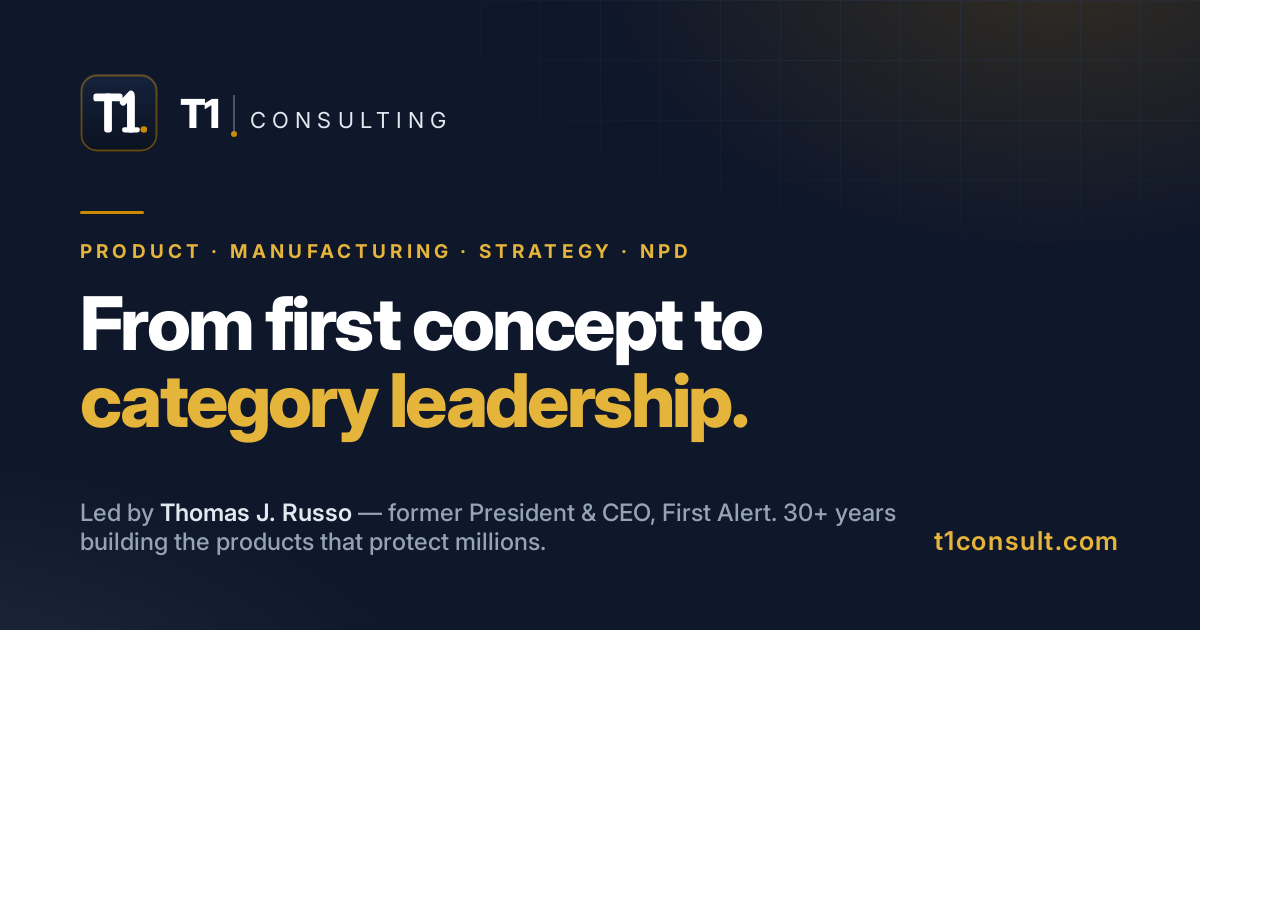
<file: assets/og-card.html>
<!doctype html>
<html lang="en">
<head>
<meta charset="utf-8">
<link href="https://fonts.googleapis.com/css2?family=Inter:wght@300;400;500;600;700;800&display=swap" rel="stylesheet">
<style>
  *{margin:0;padding:0;box-sizing:border-box;}
  html,body{width:1200px;height:630px;overflow:hidden;font-family:'Inter',sans-serif;}
  .card{position:relative;width:1200px;height:630px;background:#0F172A;overflow:hidden;color:#fff;}
  .glow{position:absolute;inset:0;background:
    radial-gradient(70% 90% at 88% -10%, rgba(202,138,4,0.20), transparent 55%),
    radial-gradient(80% 80% at -10% 120%, rgba(51,65,85,0.55), transparent 60%);}
  .grid{position:absolute;inset:0;opacity:.5;
    background-image:linear-gradient(#26344A 1px,transparent 1px),linear-gradient(90deg,#26344A 1px,transparent 1px);
    background-size:60px 60px;-webkit-mask-image:radial-gradient(75% 65% at 80% 0%,#000 10%,transparent 70%);}
  .inner{position:relative;height:100%;padding:74px 80px;display:flex;flex-direction:column;justify-content:space-between;}
  .top{display:flex;align-items:center;gap:22px;}
  .tile{width:78px;height:78px;flex:0 0 auto;}
  .lock{display:flex;align-items:baseline;gap:14px;}
  .lock .mark{font-weight:800;font-size:40px;letter-spacing:-0.05em;color:#fff;}
  .lock .div{align-self:stretch;width:2px;background:#475569;position:relative;margin:6px 1px;}
  .lock .div::after{content:"";position:absolute;left:50%;bottom:-5px;width:6px;height:6px;border-radius:50%;background:#CA8A04;transform:translateX(-50%);}
  .lock .word{font-weight:400;font-size:22px;letter-spacing:0.28em;text-transform:uppercase;color:#E2E8F0;}
  .eyebrow{color:#E5B43A;font-weight:700;font-size:19px;letter-spacing:0.22em;text-transform:uppercase;margin-bottom:22px;}
  h1{font-weight:800;font-size:74px;line-height:1.04;letter-spacing:-0.035em;max-width:18ch;}
  h1 .g{color:#E5B43A;}
  .bottom{display:flex;align-items:flex-end;justify-content:space-between;}
  .cred{color:#94A3B8;font-size:24px;font-weight:500;max-width:60ch;}
  .cred b{color:#E2E8F0;font-weight:600;}
  .url{color:#E5B43A;font-weight:600;font-size:26px;letter-spacing:0.06em;}
  .rule{height:3px;width:64px;background:#CA8A04;border-radius:2px;margin-bottom:26px;}
</style>
</head>
<body>
<div class="card">
  <div class="glow"></div><div class="grid"></div>
  <div class="inner">
    <div class="top">
      <svg class="tile" viewBox="0 0 64 64" xmlns="http://www.w3.org/2000/svg">
        <defs><linearGradient id="b" x1="0" y1="0" x2="0" y2="1"><stop offset="0" stop-color="#16223C"/><stop offset="1" stop-color="#0B1220"/></linearGradient></defs>
        <rect width="64" height="64" rx="14" fill="url(#b)"/>
        <rect x="1.25" y="1.25" width="61.5" height="61.5" rx="12.75" fill="none" stroke="#CA8A04" stroke-opacity="0.45" stroke-width="1.5"/>
        <g fill="#fff"><rect x="11" y="16" width="24" height="6.4" rx="2.4"/><rect x="19.8" y="16" width="6.4" height="32" rx="2"/><rect x="38.6" y="16" width="6.4" height="32" rx="2"/><rect x="34.5" y="43.6" width="14.6" height="4.4" rx="2"/></g>
        <path d="M35.4 23.2 L41.8 16.4" stroke="#fff" stroke-width="5.4" stroke-linecap="round"/>
        <circle cx="52.4" cy="45.6" r="2.7" fill="#CA8A04"/>
      </svg>
      <div class="lock"><span class="mark">T1</span><span class="div"></span><span class="word">Consulting</span></div>
    </div>
    <div>
      <div class="rule"></div>
      <p class="eyebrow">Product · Manufacturing · Strategy · NPD</p>
      <h1>From first concept to <span class="g">category leadership.</span></h1>
    </div>
    <div class="bottom">
      <p class="cred">Led by <b>Thomas J. Russo</b> — former President &amp; CEO, First Alert. 30+ years building the products that protect millions.</p>
      <p class="url">t1consult.com</p>
    </div>
  </div>
</div>
</body>
</html>
</file>
<file: assets/styles.css>
/* T1 Consulting — shared design system
   Brand tokens derive from the logo set: navy #0F172A, slate #334155, gold #CA8A04, Inter.
   Single source of truth linked from every page (no build step). */

:root {
  --navy:#0F172A;       /* primary ink / dark surfaces */
  --navy-2:#1E293B;     /* raised dark surface */
  --slate:#334155;      /* secondary text */
  --slate-2:#475569;
  --muted:#64748B;      /* tertiary / captions */
  --gold:#CA8A04;       /* accent */
  --gold-2:#A16207;     /* accent hover / deep */
  --gold-soft:#FEF3C7;  /* gold wash */
  --line:#E2E8F0;       /* hairlines on light */
  --line-d:#26344A;     /* hairlines on dark */
  --paper:#FFFFFF;
  --mist:#F8FAFC;
  --mist-2:#F1F5F9;
  --ink-on-dark:#E2E8F0;
  --muted-on-dark:#94A3B8;

  --font:'Inter', system-ui, -apple-system, BlinkMacSystemFont, 'Segoe UI', sans-serif;
  --max:1140px;
  --ease:cubic-bezier(0.4,0.0,0.2,1);
  --shadow-sm:0 1px 2px rgba(15,23,42,0.04), 0 1px 3px rgba(15,23,42,0.06);
  --shadow-md:0 10px 30px -12px rgba(15,23,42,0.18);
}

* { box-sizing:border-box; }
html { scroll-behavior:smooth; -webkit-text-size-adjust:100%; }
body {
  margin:0;
  font-family:var(--font);
  color:var(--navy);
  background:var(--paper);
  line-height:1.65;
  font-size:17px;
  letter-spacing:-0.011em;
  -webkit-font-smoothing:antialiased;
  text-rendering:optimizeLegibility;
}
h1,h2,h3,h4 { margin:0; font-weight:800; letter-spacing:-0.035em; line-height:1.06; color:var(--navy); }
h1 { font-size:clamp(2.5rem,5.6vw,4.1rem); }
h2 { font-size:clamp(1.9rem,3.6vw,2.7rem); }
h3 { font-size:1.22rem; letter-spacing:-0.02em; }
p { margin:0 0 1.1em; }
a { color:inherit; text-decoration:none; }
img,svg { display:block; max-width:100%; }
strong { font-weight:700; }

.wrap { width:100%; max-width:var(--max); margin:0 auto; padding:0 28px; }
.eyebrow {
  font-weight:700; font-size:12px; letter-spacing:0.2em; text-transform:uppercase;
  color:var(--gold-2);
}
.eyebrow--light { color:var(--gold); }
.lede { font-size:clamp(1.06rem,1.7vw,1.28rem); line-height:1.6; color:var(--slate); }

/* ---------- Brand lockup (CSS reproduction of logo-B) ---------- */
.brand { display:inline-flex; align-items:baseline; gap:13px; }
.brand .mark { font-weight:800; font-size:1.42rem; letter-spacing:-0.06em; color:var(--navy); line-height:1; }
.brand .div {
  align-self:stretch; width:1.5px; background:var(--slate);
  position:relative; margin:0 1px;
}
.brand .div::after {
  content:""; position:absolute; left:50%; bottom:-5px; width:5px; height:5px;
  border-radius:50%; background:var(--gold); transform:translateX(-50%);
}
.brand .word {
  font-weight:400; font-size:0.82rem; letter-spacing:0.26em; text-transform:uppercase;
  color:var(--slate); line-height:1;
}
.brand--light .mark { color:#FFFFFF; }
.brand--light .div { background:var(--muted-on-dark); }
.brand--light .word { color:var(--ink-on-dark); }

/* ---------- Header ---------- */
header.site {
  position:sticky; top:0; z-index:30;
  background:rgba(255,255,255,0.82);
  backdrop-filter:saturate(160%) blur(12px);
  border-bottom:1px solid var(--line);
}
.nav { display:flex; align-items:center; justify-content:space-between; height:70px; }
.nav .links { display:flex; align-items:center; gap:30px; }
.nav .links a { font-weight:500; font-size:14.5px; color:var(--slate); transition:color .15s var(--ease); }
.nav .links a:hover, .nav .links a.active { color:var(--navy); }
.nav .links a.active { font-weight:600; }
.btn {
  display:inline-flex; align-items:center; gap:8px; font-weight:600; font-size:14.5px;
  padding:10px 20px; border-radius:8px; transition:all .18s var(--ease); cursor:pointer;
  border:1px solid transparent;
}
.btn--gold { background:var(--gold); color:var(--navy); }
.btn--gold:hover { background:var(--gold-2); color:#fff; transform:translateY(-1px); }
.btn--ghost { border-color:var(--line); color:var(--navy); background:transparent; }
.btn--ghost:hover { border-color:var(--slate); background:var(--mist); }
.btn--ghost-light { border-color:var(--line-d); color:#fff; background:transparent; }
.btn--ghost-light:hover { border-color:var(--gold); color:var(--gold); }
.btn--lg { padding:13px 26px; font-size:15.5px; }
.nav .menu-btn { display:none; }

/* ---------- Hero ---------- */
.hero { background:var(--navy); color:var(--ink-on-dark); position:relative; overflow:hidden; }
.hero::before {
  content:""; position:absolute; inset:0; pointer-events:none;
  background:
    radial-gradient(120% 90% at 78% -20%, rgba(202,138,4,0.16), transparent 55%),
    radial-gradient(90% 70% at 0% 120%, rgba(51,65,85,0.45), transparent 60%);
}
.hero::after {
  content:""; position:absolute; inset:0; pointer-events:none; opacity:.4;
  background-image:linear-gradient(var(--line-d) 1px, transparent 1px), linear-gradient(90deg, var(--line-d) 1px, transparent 1px);
  background-size:64px 64px; mask-image:radial-gradient(80% 60% at 70% 0%, #000 10%, transparent 70%);
}
.hero .wrap { position:relative; padding:96px 28px 104px; }
.hero h1 { color:#fff; max-width:18ch; margin-bottom:22px; }
.hero h1 .accent { color:var(--gold); }
.hero .lede { color:var(--muted-on-dark); max-width:54ch; margin-bottom:32px; }
.hero .cta-row { display:flex; flex-wrap:wrap; gap:14px; }
.hero--sub .wrap { padding:72px 28px 64px; }
.hero--sub h1 { font-size:clamp(2.1rem,4.2vw,3.1rem); }

/* ---------- Stat band ---------- */
.stats { background:var(--navy-2); border-top:1px solid var(--line-d); }
.stats .grid { display:grid; grid-template-columns:repeat(4,1fr); gap:28px; padding:40px 0; }
.stat .fig { font-size:1.9rem; font-weight:800; letter-spacing:-0.04em; color:#fff; line-height:1; }
.stat .fig .unit { color:var(--gold); }
.stat .cap { font-size:13px; color:var(--muted-on-dark); margin-top:8px; letter-spacing:.01em; }

/* ---------- Sections ---------- */
section { padding:88px 0; }
.section-head { max-width:50ch; margin-bottom:44px; }
.section-head.center { margin-left:auto; margin-right:auto; text-align:center; }
.section-head h2 { margin-bottom:14px; }
.alt { background:var(--mist); border-top:1px solid var(--line); border-bottom:1px solid var(--line); }

/* ---------- Capability cards ---------- */
.cards { display:grid; grid-template-columns:repeat(2,1fr); gap:18px; }
.card {
  background:var(--paper); border:1px solid var(--line); border-radius:14px; padding:0; overflow:hidden;
  transition:border-color .2s var(--ease), transform .2s var(--ease), box-shadow .2s var(--ease);
  position:relative;
}
.card:hover { border-color:#CBD5E1; transform:translateY(-2px); box-shadow:var(--shadow-md); }
.card .thumb { aspect-ratio:3/2; background:var(--navy); overflow:hidden; border-bottom:1px solid var(--line); }
.card .thumb img { width:100%; height:100%; object-fit:cover; display:block; transition:transform .5s var(--ease); }
.card:hover .thumb img { transform:scale(1.045); }
.card .card-body { padding:26px 28px 30px; }
.card .num { font-size:12px; font-weight:700; letter-spacing:0.18em; color:var(--gold-2); }
.card h3 { margin:13px 0 10px; }
.card p { color:var(--slate); font-size:15.5px; margin:0; }
.card .tags { margin-top:18px; display:flex; flex-wrap:wrap; gap:7px; }
.tag {
  font-size:12px; font-weight:500; color:var(--slate-2); background:var(--mist-2);
  border:1px solid var(--line); border-radius:999px; padding:4px 11px;
}

/* ---------- Detailed capability rows (services page) ---------- */
.cap-row { display:grid; grid-template-columns:0.92fr 1.08fr; gap:48px; padding:52px 0; border-top:1px solid var(--line); align-items:start; }
.cap-row:first-of-type { border-top:0; }
.cap-row .visual {
  aspect-ratio:3/2; border-radius:14px; overflow:hidden; background:var(--navy);
  border:1px solid var(--line); box-shadow:var(--shadow-sm); margin-bottom:24px;
}
.cap-row .visual img { width:100%; height:100%; object-fit:cover; display:block; }
.cap-row .num-lg { font-size:13px; font-weight:700; letter-spacing:0.2em; color:var(--gold-2); text-transform:uppercase; }
.cap-row h3 { font-size:1.65rem; font-weight:800; letter-spacing:-0.03em; margin:12px 0 0; }
.cap-row .body p { color:var(--slate); }
.cap-row .body ul { margin:14px 0 0; padding:0; list-style:none; }
.cap-row .body li { position:relative; padding:7px 0 7px 26px; color:var(--slate); font-size:15.5px; border-top:1px solid var(--line); }
.cap-row .body li:first-child { border-top:0; }
.cap-row .body li::before { content:""; position:absolute; left:2px; top:15px; width:7px; height:7px; border-radius:50%; background:var(--gold); }

/* ---------- About / prose ---------- */
.prose { max-width:68ch; }
.prose h2 { margin:40px 0 14px; }
.prose h2:first-child { margin-top:0; }
.prose p { color:var(--slate); }
.lead-para { font-size:1.16rem; color:var(--navy); font-weight:500; line-height:1.55; }
.portrait-band { display:grid; grid-template-columns:300px 1fr; gap:48px; align-items:start; }
.portrait {
  background:var(--navy); border-radius:16px; aspect-ratio:1/1.18; display:flex; align-items:flex-end;
  padding:22px; color:#fff; position:relative; overflow:hidden; box-shadow:var(--shadow-md);
}
.portrait img { position:absolute; inset:0; width:100%; height:100%; object-fit:cover; object-position:center 18%; }
.portrait::after {
  content:""; position:absolute; inset:0; pointer-events:none;
  background:linear-gradient(to top, rgba(15,23,42,0.94) 0%, rgba(15,23,42,0.45) 24%, rgba(15,23,42,0) 50%);
}
.portrait .who { position:relative; z-index:2; }
.portrait .who .n { font-weight:700; font-size:1.05rem; }
.portrait .who .r { font-size:13px; color:var(--muted-on-dark); margin-top:3px; }

/* ---------- Quote / positioning ---------- */
.pullquote { border-left:3px solid var(--gold); padding:6px 0 6px 26px; margin:0; }
.pullquote p { font-size:clamp(1.2rem,2.4vw,1.6rem); font-weight:600; letter-spacing:-0.025em; color:var(--navy); line-height:1.4; }
.pullquote cite { display:block; margin-top:16px; font-style:normal; font-size:14px; color:var(--muted); font-weight:500; }

/* ---------- CTA band ---------- */
.cta { background:var(--navy); color:#fff; position:relative; overflow:hidden; }
.cta::before { content:""; position:absolute; inset:0; background:radial-gradient(80% 120% at 50% -20%, rgba(202,138,4,0.18), transparent 55%); }
.cta .wrap { position:relative; text-align:center; padding:84px 28px; }
.cta h2 { color:#fff; max-width:20ch; margin:0 auto 16px; }
.cta p { color:var(--muted-on-dark); max-width:48ch; margin:0 auto 28px; }

/* ---------- Contact ---------- */
.contact-card {
  border:1px solid var(--line); border-radius:16px; padding:40px; background:var(--mist);
  display:grid; grid-template-columns:1fr 1fr; gap:40px; align-items:center;
}
.contact-card .label { font-size:12px; font-weight:700; letter-spacing:0.16em; text-transform:uppercase; color:var(--gold-2); }
.contact-card .email { font-size:clamp(1.3rem,2.6vw,1.7rem); font-weight:700; letter-spacing:-0.03em; color:var(--navy); margin:8px 0 0; }
.contact-card .email:hover { color:var(--gold-2); }
.contact-note { color:var(--slate); font-size:15.5px; }

/* ---------- Footer ---------- */
footer.site { background:var(--navy); color:var(--muted-on-dark); padding:56px 0 40px; }
footer.site .row { display:flex; justify-content:space-between; align-items:flex-start; gap:30px; flex-wrap:wrap; }
footer.site .links { display:flex; gap:26px; }
footer.site .links a { font-size:14px; color:var(--ink-on-dark); }
footer.site .links a:hover { color:var(--gold); }
footer.site .fine { margin-top:36px; padding-top:24px; border-top:1px solid var(--line-d); font-size:12.5px; color:var(--muted); display:flex; justify-content:space-between; gap:16px; flex-wrap:wrap; }

/* ---------- Responsive ---------- */
@media (max-width:860px) {
  .stats .grid { grid-template-columns:repeat(2,1fr); gap:30px 20px; }
  .cards { grid-template-columns:1fr; }
  .cap-row { grid-template-columns:1fr; gap:18px; padding:40px 0; }
  .portrait-band { grid-template-columns:1fr; gap:28px; }
  .portrait { max-width:280px; aspect-ratio:1/1; }
  .contact-card { grid-template-columns:1fr; gap:24px; padding:30px; }
  .nav .links { display:none; }
}
@media (prefers-reduced-motion:reduce) { html { scroll-behavior:auto; } * { transition:none !important; } }
</file>
